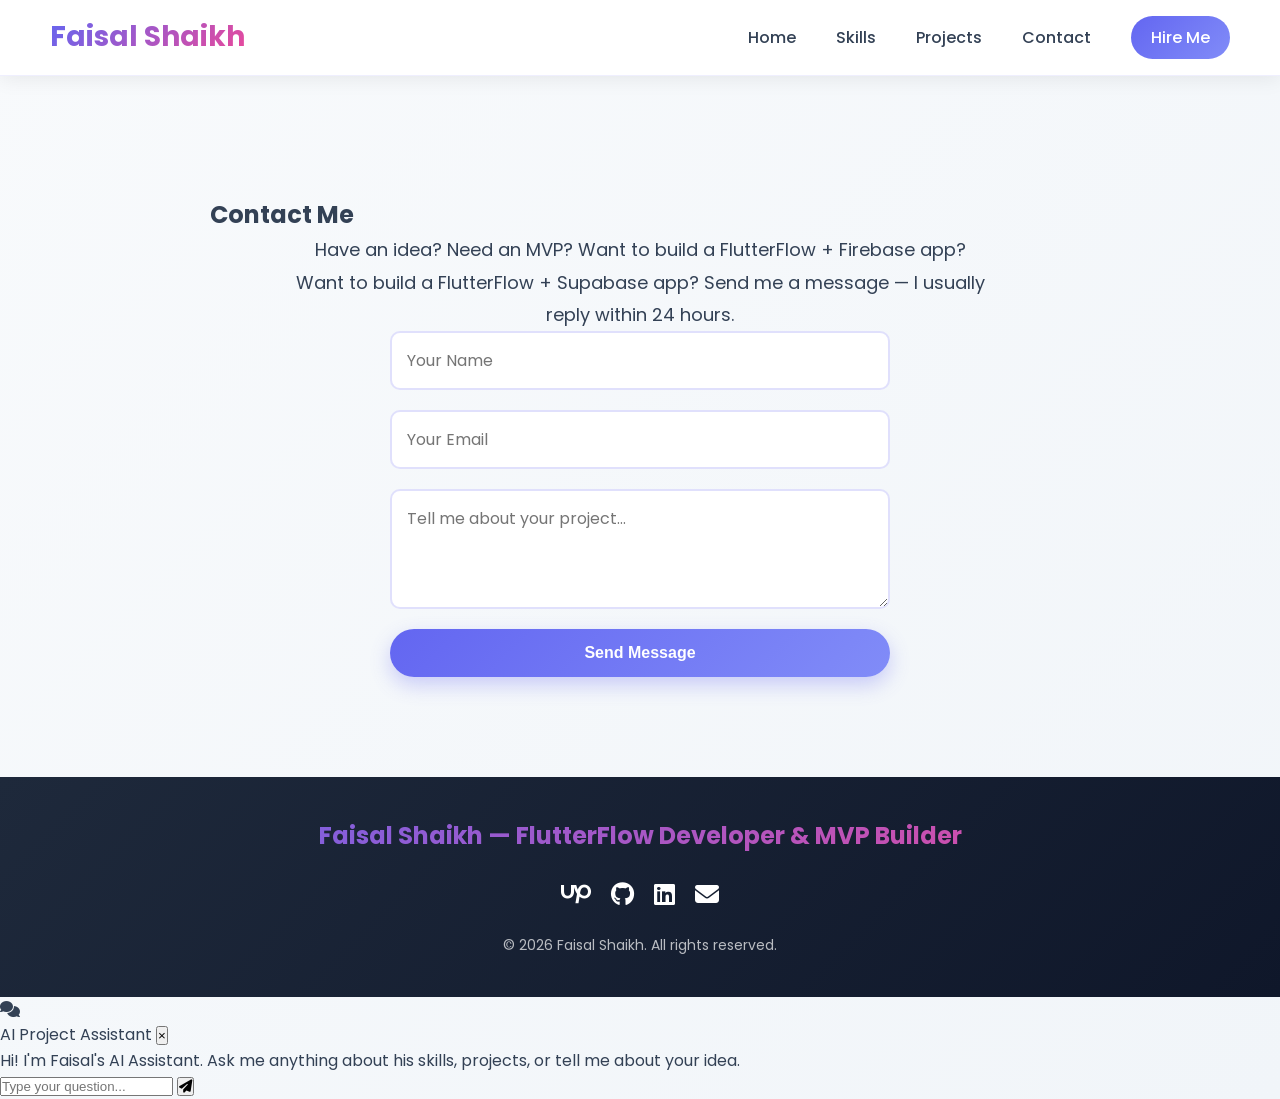
<file: contact.html>
<!DOCTYPE html>
<html lang="en">
<head>
    <meta charset="UTF-8" />
    <meta name="viewport" content="width=device-width, initial-scale=1.0" />
    <title>Contact — Faisal Shaikh | FlutterFlow Developer</title>

    <link rel="stylesheet" href="style.css" />
    <link href="https://fonts.googleapis.com/css2?family=Poppins:wght@300;400;500;600&display=swap" rel="stylesheet" />
    <link rel="stylesheet" href="https://cdnjs.cloudflare.com/ajax/libs/font-awesome/6.5.0/css/all.min.css" />
</head>

<body>

<header>
    <nav>
        <h2 class="logo">Faisal Shaikh</h2>
        <ul>
            <li><a href="index.html">Home</a></li>
            <li><a href="skills.html">Skills</a></li>
            <li><a href="projects.html">Projects</a></li>
            <li><a href="contact.html" class="active">Contact</a></li>
            <li><a href="https://www.upwork.com/freelancers/~016cb550a3bed0107c" class="hire-nav">Hire Me</a></li>
        </ul>
    </nav>
</header>

<section class="content fade-in" style="padding-top: 120px;">
    <h1>Contact Me</h1>
    <p class="center-text" style="max-width: 700px; margin: 0 auto;">
        Have an idea? Need an MVP? Want to build a FlutterFlow + Firebase app? Want to build a FlutterFlow + Supabase app?  
        Send me a message — I usually reply within 24 hours.
    </p>

    <form class="contact-form" id="contactForm">
        <input type="text" id="name" name="name" placeholder="Your Name" required />
        <input type="email" id="email" name="email" placeholder="Your Email" required />
        <textarea id="message" name="message" placeholder="Tell me about your project..." required></textarea>
        <button type="submit" class="btn">Send Message</button>
        <p id="formStatus" class="form-status"></p>
    </form>
</section>

<footer>
    <div class="footer-content">
        <h3>Faisal Shaikh — FlutterFlow Developer & MVP Builder</h3>

        <div class="footer-social">
            <a href="https://www.upwork.com/freelancers/~016cb550a3bed0107c"><i class="fa-brands fa-upwork"></i></a>
            <a href="https://github.com/imfaisalshaikh"><i class="fa-brands fa-github"></i></a>
            <a href="https://www.linkedin.com/in/imfaisalshaikh"><i class="fa-brands fa-linkedin"></i></a>
            <a href="mailto:faisalurrehmanshaikh@gmail.com"><i class="fa-solid fa-envelope"></i></a>
        </div>

        <p class="copyright">© 2026 Faisal Shaikh. All rights reserved.</p>
    </div>
</footer>

<!-- Chatbot widget -->
<div id="chatbot-toggle">
    <i class="fa-solid fa-comments"></i>
</div>

<div id="chatbot-widget" class="hidden">
    <div class="chatbot-header">
        <span>AI Project Assistant</span>
        <button id="chatbot-close">&times;</button>
    </div>

    <div class="chatbot-body" id="chatbot-messages">
        <div class="bot-msg">
            Hi! I'm Faisal's AI Assistant.  
            Ask me anything about his skills, projects, or tell me about your idea.
        </div>
    </div>

    <div class="chatbot-input">
        <input type="text" id="chatbot-input-field" placeholder="Type your question..." />
        <button id="chatbot-send"><i class="fa-solid fa-paper-plane"></i></button>
    </div>
</div>

<script src="script.js"></script>
</body>
</html>
</file>
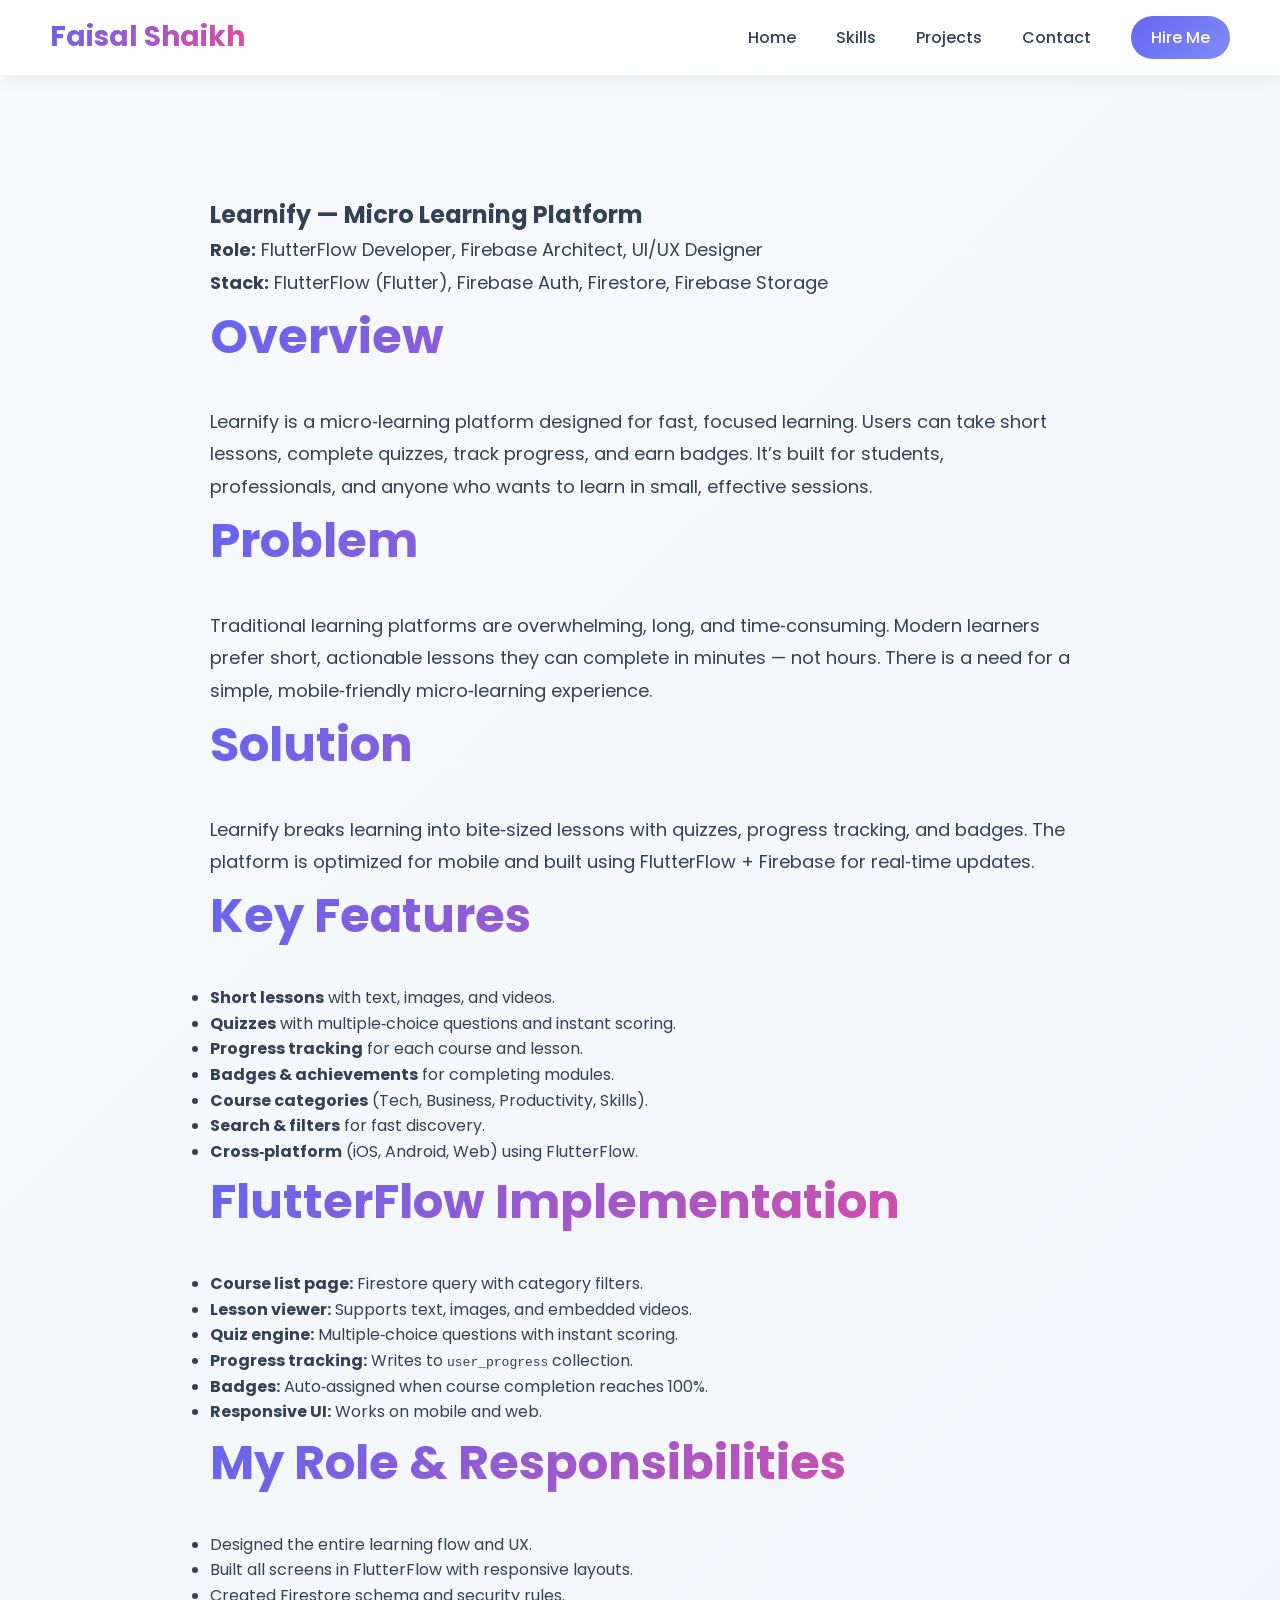
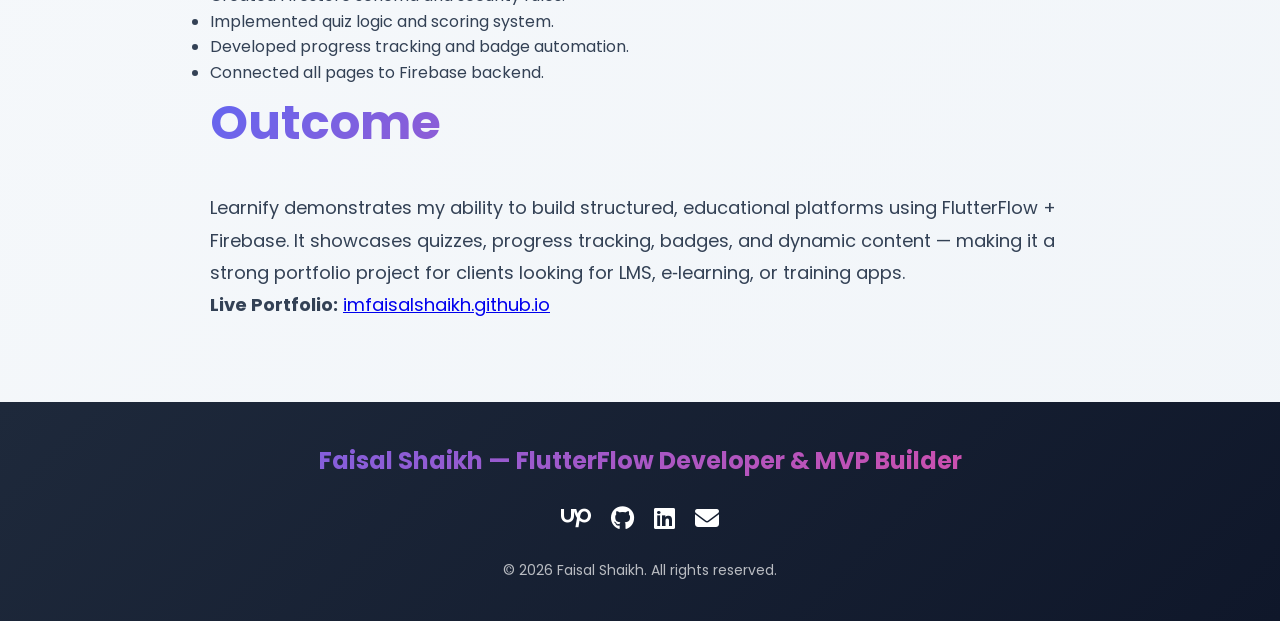
<file: learnify.html>
<!DOCTYPE html>
<html lang="en">
<head>
    <meta charset="UTF-8" />
    <meta name="viewport" content="width=device-width, initial-scale=1.0" />
    <title>Learnify Case Study — Faisal Shaikh | FlutterFlow Developer</title>

    <link rel="stylesheet" href="style.css" />
    <link href="https://fonts.googleapis.com/css2?family=Poppins:wght@300;400;500;600&display=swap" rel="stylesheet" />
    <link rel="stylesheet" href="https://cdnjs.cloudflare.com/ajax/libs/font-awesome/6.5.0/css/all.min.css" />
</head>

<body>

<header>
    <nav>
        <h2 class="logo">Faisal Shaikh</h2>
        <ul>
            <li><a href="index.html">Home</a></li>
            <li><a href="skills.html">Skills</a></li>
            <li><a href="projects.html">Projects</a></li>
            <li><a href="contact.html">Contact</a></li>
            <li><a href="https://www.upwork.com/freelancers/~016cb550a3bed0107c" class="hire-nav">Hire Me</a></li>
        </ul>
    </nav>
</header>

<section class="content fade-in" style="padding-top: 120px; max-width: 900px; margin: 0 auto;">
    <h1>Learnify — Micro Learning Platform</h1>
    <p>
        <strong>Role:</strong> FlutterFlow Developer, Firebase Architect, UI/UX Designer<br>
        <strong>Stack:</strong> FlutterFlow (Flutter), Firebase Auth, Firestore, Firebase Storage
    </p>

    <h2>Overview</h2>
    <p>
        Learnify is a micro‑learning platform designed for fast, focused learning.  
        Users can take short lessons, complete quizzes, track progress, and earn badges.  
        It’s built for students, professionals, and anyone who wants to learn in small, effective sessions.
    </p>

    <h2>Problem</h2>
    <p>
        Traditional learning platforms are overwhelming, long, and time‑consuming.  
        Modern learners prefer short, actionable lessons they can complete in minutes — not hours.  
        There is a need for a simple, mobile‑friendly micro‑learning experience.
    </p>

    <h2>Solution</h2>
    <p>
        Learnify breaks learning into bite‑sized lessons with quizzes, progress tracking, and badges.  
        The platform is optimized for mobile and built using FlutterFlow + Firebase for real‑time updates.
    </p>

    <h2>Key Features</h2>
    <ul>
        <li><strong>Short lessons</strong> with text, images, and videos.</li>
        <li><strong>Quizzes</strong> with multiple‑choice questions and instant scoring.</li>
        <li><strong>Progress tracking</strong> for each course and lesson.</li>
        <li><strong>Badges & achievements</strong> for completing modules.</li>
        <li><strong>Course categories</strong> (Tech, Business, Productivity, Skills).</li>
        <li><strong>Search & filters</strong> for fast discovery.</li>
        <li><strong>Cross‑platform</strong> (iOS, Android, Web) using FlutterFlow.</li>
    </ul>

    <h2>FlutterFlow Implementation</h2>
    <ul>
        <li><strong>Course list page:</strong> Firestore query with category filters.</li>
        <li><strong>Lesson viewer:</strong> Supports text, images, and embedded videos.</li>
        <li><strong>Quiz engine:</strong> Multiple‑choice questions with instant scoring.</li>
        <li><strong>Progress tracking:</strong> Writes to <code>user_progress</code> collection.</li>
        <li><strong>Badges:</strong> Auto‑assigned when course completion reaches 100%.</li>
        <li><strong>Responsive UI:</strong> Works on mobile and web.</li>
    </ul>

    <h2>My Role & Responsibilities</h2>
    <ul>
        <li>Designed the entire learning flow and UX.</li>
        <li>Built all screens in FlutterFlow with responsive layouts.</li>
        <li>Created Firestore schema and security rules.</li>
        <li>Implemented quiz logic and scoring system.</li>
        <li>Developed progress tracking and badge automation.</li>
        <li>Connected all pages to Firebase backend.</li>
    </ul>

    <h2>Outcome</h2>
    <p>
        Learnify demonstrates my ability to build structured, educational platforms using FlutterFlow + Firebase.  
        It showcases quizzes, progress tracking, badges, and dynamic content — making it a strong portfolio project 
        for clients looking for LMS, e‑learning, or training apps.
    </p>

    <p><strong>Live Portfolio:</strong> <a href="https://imfaisalshaikh.github.io">imfaisalshaikh.github.io</a></p>
</section>

<footer>
    <div class="footer-content">
        <h3>Faisal Shaikh — FlutterFlow Developer & MVP Builder</h3>

        <div class="footer-social">
            <a href="https://www.upwork.com/freelancers/~016cb550a3bed0107c"><i class="fa-brands fa-upwork"></i></a>
            <a href="https://github.com/imfaisalshaikh"><i class="fa-brands fa-github"></i></a>
            <a href="https://www.linkedin.com/in/imfaisalshaikh"><i class="fa-brands fa-linkedin"></i></a>
            <a href="mailto:faisalurrehmanshaikh@gmail.com"><i class="fa-solid fa-envelope"></i></a>
        </div>

        <p class="copyright">© 2026 Faisal Shaikh. All rights reserved.</p>
    </div>
</footer>
<script src="script.js"></script>
</body>
</html>
</file>
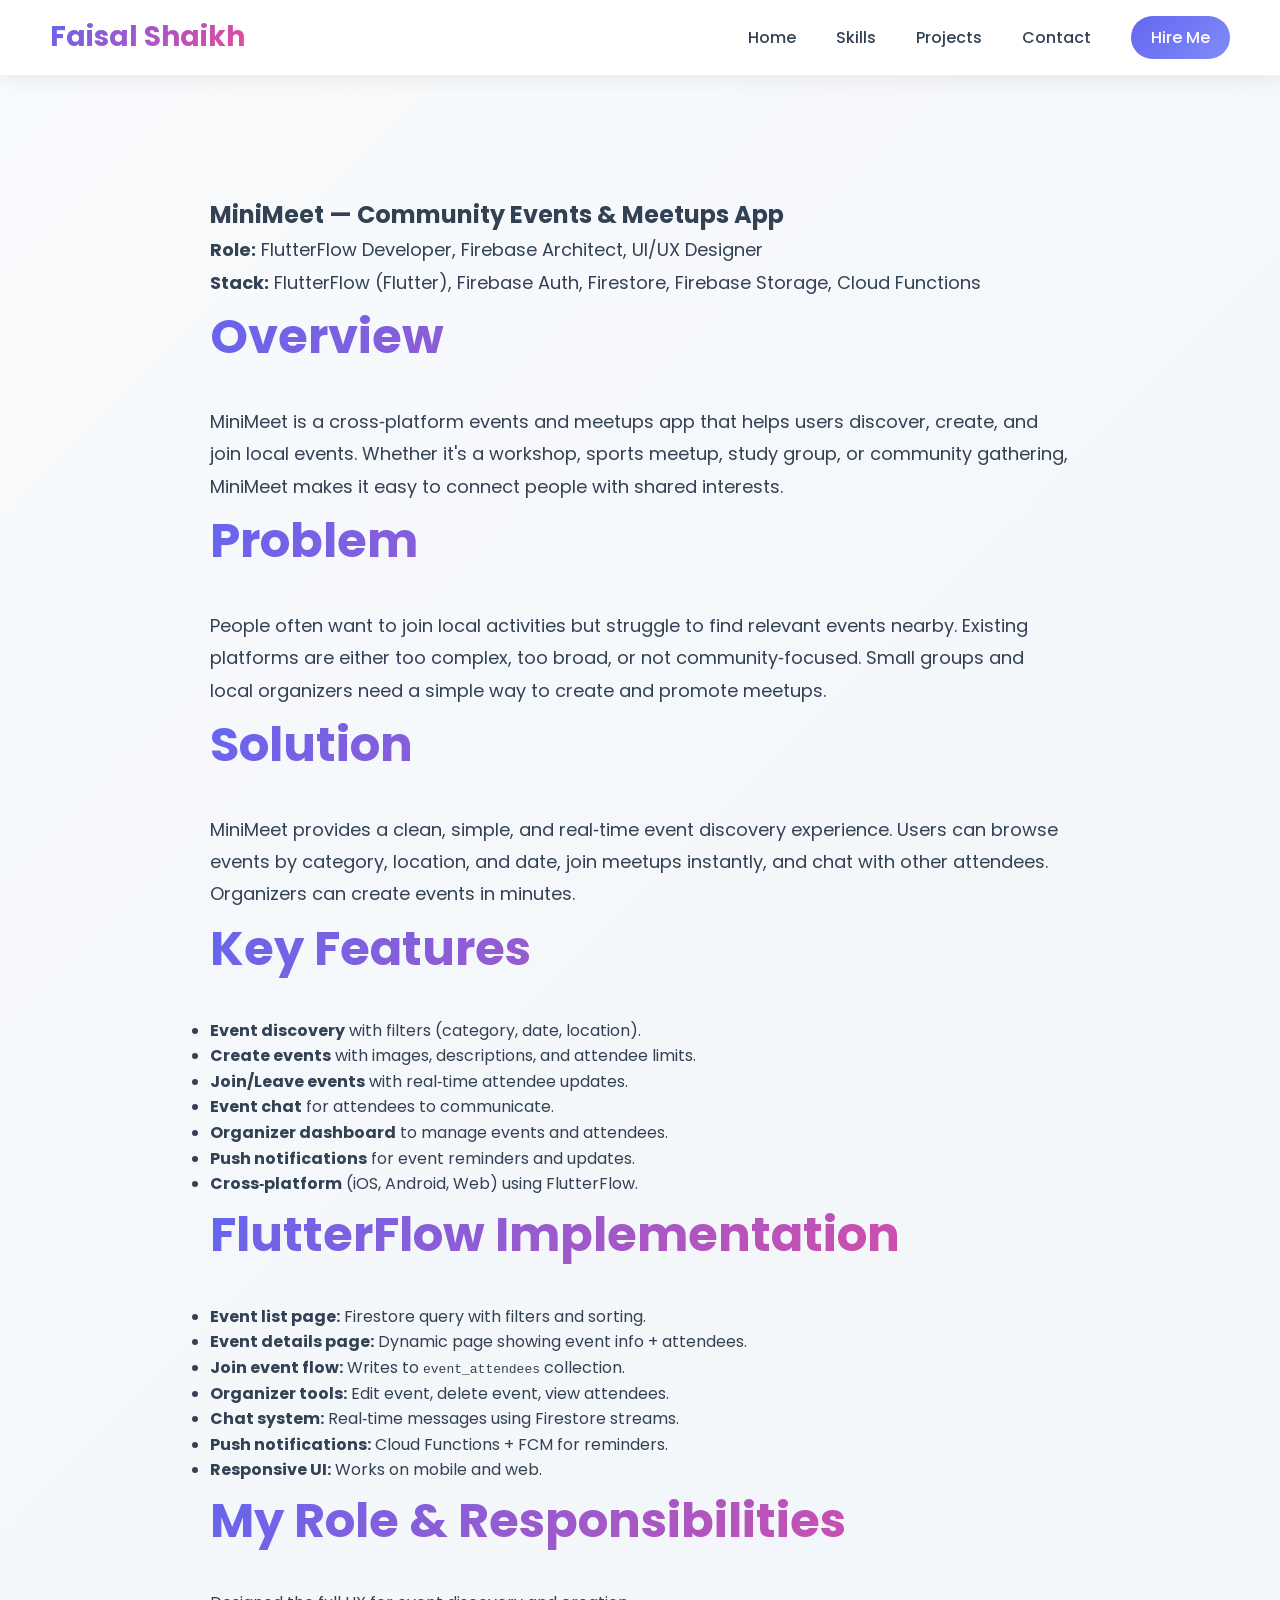
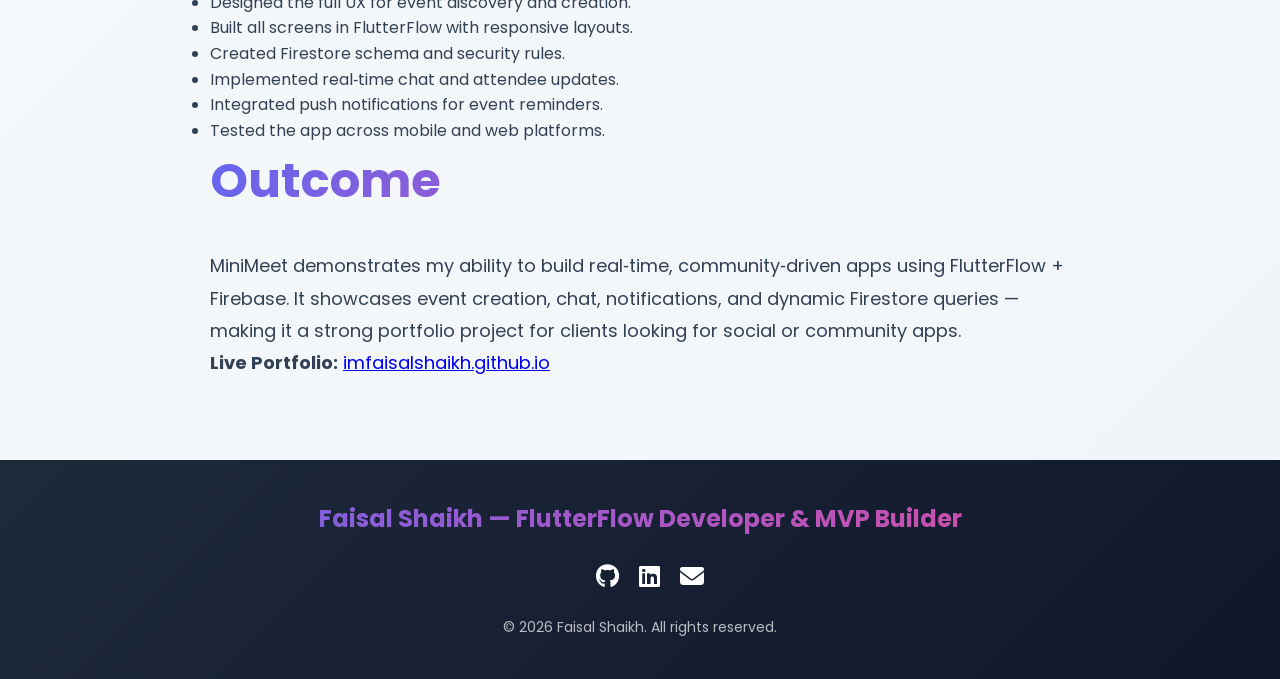
<file: minimeet.html>
<!DOCTYPE html>
<html lang="en">
<head>
    <meta charset="UTF-8" />
    <meta name="viewport" content="width=device-width, initial-scale=1.0" />
    <title>MiniMeet Case Study — Faisal Shaikh | FlutterFlow Developer</title>

    <link rel="stylesheet" href="style.css" />
    <link href="https://fonts.googleapis.com/css2?family=Poppins:wght@300;400;500;600&display=swap" rel="stylesheet" />
    <link rel="stylesheet" href="https://cdnjs.cloudflare.com/ajax/libs/font-awesome/6.5.0/css/all.min.css" />
</head>

<body>

<header>
    <nav>
        <h2 class="logo">Faisal Shaikh</h2>
        <ul>
            <li><a href="index.html">Home</a></li>
            <li><a href="skills.html">Skills</a></li>
            <li><a href="projects.html">Projects</a></li>
            <li><a href="contact.html">Contact</a></li>
            <li><a href="https://www.upwork.com/freelancers/~016cb550a3bed0107c" class="hire-nav">Hire Me</a></li>
        </ul>
    </nav>
</header>

<section class="content fade-in" style="padding-top: 120px; max-width: 900px; margin: 0 auto;">
    <h1>MiniMeet — Community Events & Meetups App</h1>
    <p>
        <strong>Role:</strong> FlutterFlow Developer, Firebase Architect, UI/UX Designer<br>
        <strong>Stack:</strong> FlutterFlow (Flutter), Firebase Auth, Firestore, Firebase Storage, Cloud Functions
    </p>

    <h2>Overview</h2>
    <p>
        MiniMeet is a cross‑platform events and meetups app that helps users discover, create, and join 
        local events. Whether it's a workshop, sports meetup, study group, or community gathering, 
        MiniMeet makes it easy to connect people with shared interests.
    </p>

    <h2>Problem</h2>
    <p>
        People often want to join local activities but struggle to find relevant events nearby. 
        Existing platforms are either too complex, too broad, or not community‑focused. 
        Small groups and local organizers need a simple way to create and promote meetups.
    </p>

    <h2>Solution</h2>
    <p>
        MiniMeet provides a clean, simple, and real‑time event discovery experience. 
        Users can browse events by category, location, and date, join meetups instantly, 
        and chat with other attendees. Organizers can create events in minutes.
    </p>

    <h2>Key Features</h2>
    <ul>
        <li><strong>Event discovery</strong> with filters (category, date, location).</li>
        <li><strong>Create events</strong> with images, descriptions, and attendee limits.</li>
        <li><strong>Join/Leave events</strong> with real‑time attendee updates.</li>
        <li><strong>Event chat</strong> for attendees to communicate.</li>
        <li><strong>Organizer dashboard</strong> to manage events and attendees.</li>
        <li><strong>Push notifications</strong> for event reminders and updates.</li>
        <li><strong>Cross‑platform</strong> (iOS, Android, Web) using FlutterFlow.</li>
    </ul>

    <h2>FlutterFlow Implementation</h2>
    <ul>
        <li><strong>Event list page:</strong> Firestore query with filters and sorting.</li>
        <li><strong>Event details page:</strong> Dynamic page showing event info + attendees.</li>
        <li><strong>Join event flow:</strong> Writes to <code>event_attendees</code> collection.</li>
        <li><strong>Organizer tools:</strong> Edit event, delete event, view attendees.</li>
        <li><strong>Chat system:</strong> Real‑time messages using Firestore streams.</li>
        <li><strong>Push notifications:</strong> Cloud Functions + FCM for reminders.</li>
        <li><strong>Responsive UI:</strong> Works on mobile and web.</li>
    </ul>

    <h2>My Role & Responsibilities</h2>
    <ul>
        <li>Designed the full UX for event discovery and creation.</li>
        <li>Built all screens in FlutterFlow with responsive layouts.</li>
        <li>Created Firestore schema and security rules.</li>
        <li>Implemented real‑time chat and attendee updates.</li>
        <li>Integrated push notifications for event reminders.</li>
        <li>Tested the app across mobile and web platforms.</li>
    </ul>

    <h2>Outcome</h2>
    <p>
        MiniMeet demonstrates my ability to build real‑time, community‑driven apps using FlutterFlow + Firebase. 
        It showcases event creation, chat, notifications, and dynamic Firestore queries — making it a strong 
        portfolio project for clients looking for social or community apps.
    </p>

    <p><strong>Live Portfolio:</strong> <a href="https://imfaisalshaikh.github.io">imfaisalshaikh.github.io</a></p>
</section>

<footer>
    <div class="footer-content">
        <h3>Faisal Shaikh — FlutterFlow Developer & MVP Builder</h3>

        <div class="footer-social">
            <a href="https://www.upwork.com/freelancers/~016cb550a3bed0107c><i class="fa-brands fa-upwork"></i></a>
            <a href="https://github.com/imfaisalshaikh"><i class="fa-brands fa-github"></i></a>
            <a href="https://www.linkedin.com/in/imfaisalshaikh"><i class="fa-brands fa-linkedin"></i></a>
            <a href="mailto:faisalurrehmanshaikh@gmail.com"><i class="fa-solid fa-envelope"></i></a>
        </div>

        <p class="copyright">© 2026 Faisal Shaikh. All rights reserved.</p>
    </div>
</footer>

<script src="script.js"></script>
</body>
</html>
</file>
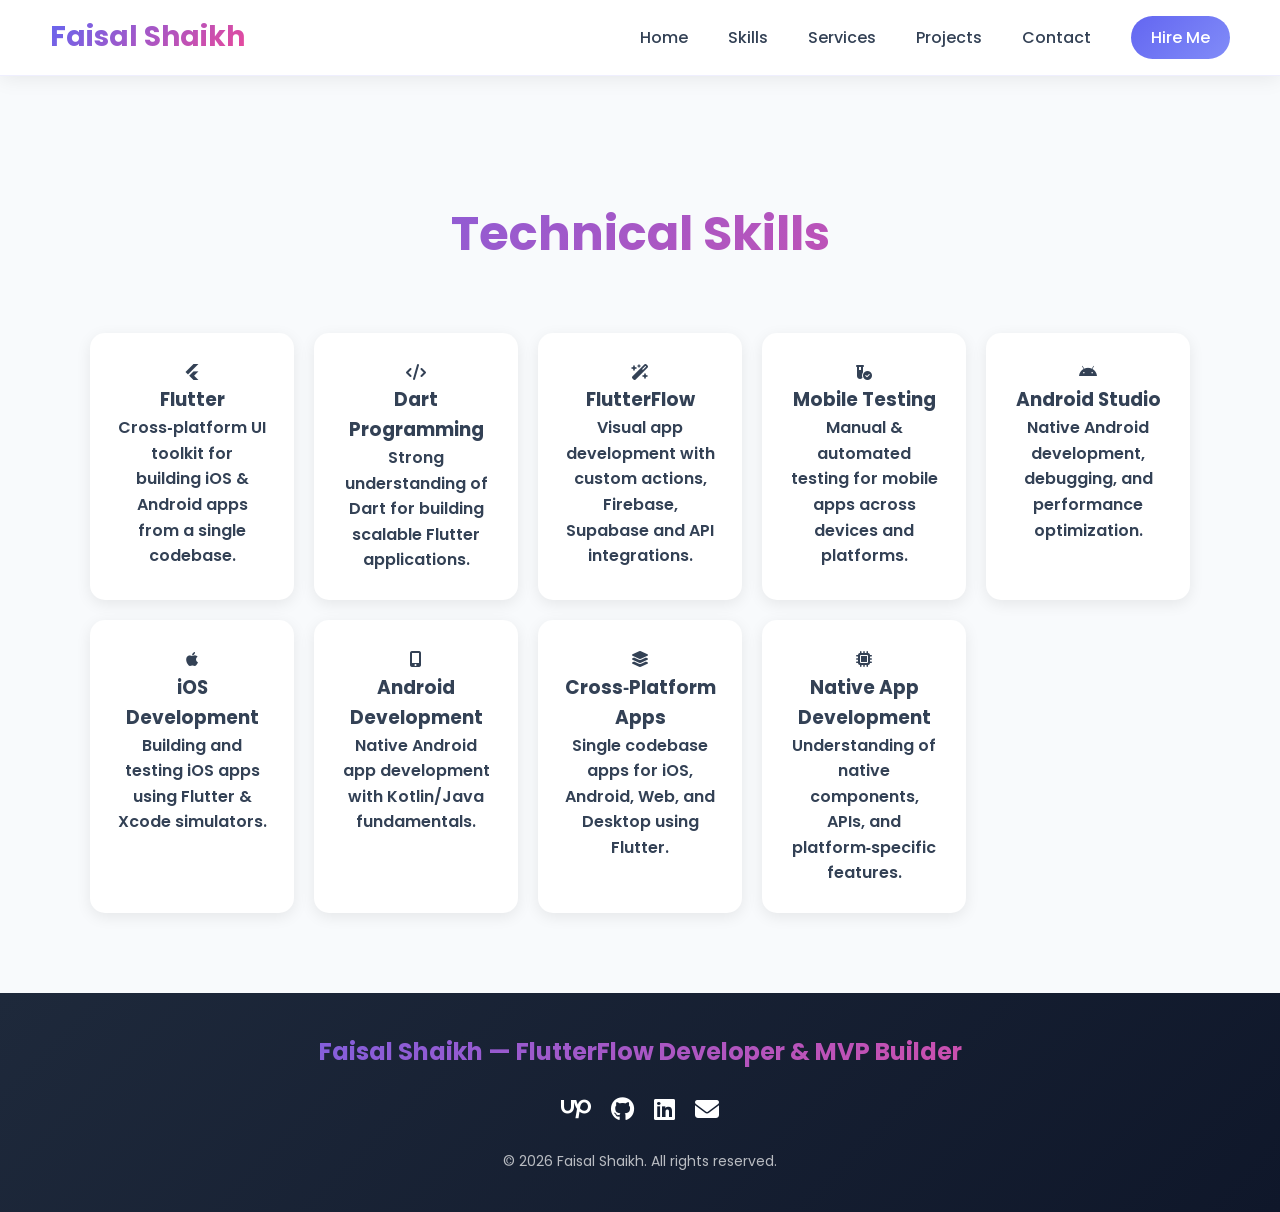
<file: skills.html>
<!DOCTYPE html>
<html lang="en">
<head>
    <meta charset="UTF-8">
    <meta name="viewport" content="width=device-width, initial-scale=1.0">
    <title>Skills — Faisal Shaikh</title>

    <link rel="stylesheet" href="style.css">
    <link href="https://fonts.googleapis.com/css2?family=Poppins:wght@300;400;500;600&display=swap" rel="stylesheet">
    <link rel="stylesheet" href="https://cdnjs.cloudflare.com/ajax/libs/font-awesome/6.5.0/css/all.min.css">
</head>

<body>

<header>
    <nav>
        <h2 class="logo">Faisal Shaikh</h2>
        <ul>
            <li><a href="index.html">Home</a></li>
            <li><a href="skills.html" class="active">Skills</a></li>
            <li><a href="index.html#services">Services</a></li>
            <li><a href="index.html#projects">Projects</a></li>
            <li><a href="index.html#contact">Contact</a></li>
            <li><a href="https://www.upwork.com/freelancers/~016cb550a3bed0107c" class="hire-nav">Hire Me</a></li>
        </ul>
    </nav>
</header>

<section class="skills fade-in" style="padding-top: 120px;">
    <h2>Technical Skills</h2>

    <div class="skills-grid">

        <div class="skill-card">
            <i class="fa-brands fa-flutter"></i>
            <h3>Flutter</h3>
            <p>Cross‑platform UI toolkit for building iOS & Android apps from a single codebase.</p>
        </div>

        <div class="skill-card">
            <i class="fa-solid fa-code"></i>
            <h3>Dart Programming</h3>
            <p>Strong understanding of Dart for building scalable Flutter applications.</p>
        </div>

        <div class="skill-card">
            <i class="fa-solid fa-wand-magic-sparkles"></i>
            <h3>FlutterFlow</h3>
            <p>Visual app development with custom actions, Firebase, Supabase and API integrations.</p>
        </div>

        <div class="skill-card">
            <i class="fa-solid fa-vial-circle-check"></i>
            <h3>Mobile Testing</h3>
            <p>Manual & automated testing for mobile apps across devices and platforms.</p>
        </div>

        <div class="skill-card">
            <i class="fa-brands fa-android"></i>
            <h3>Android Studio</h3>
            <p>Native Android development, debugging, and performance optimization.</p>
        </div>

        <div class="skill-card">
            <i class="fa-brands fa-apple"></i>
            <h3>iOS Development</h3>
            <p>Building and testing iOS apps using Flutter & Xcode simulators.</p>
        </div>

        <div class="skill-card">
            <i class="fa-solid fa-mobile-screen-button"></i>
            <h3>Android Development</h3>
            <p>Native Android app development with Kotlin/Java fundamentals.</p>
        </div>

        <div class="skill-card">
            <i class="fa-solid fa-layer-group"></i>
            <h3>Cross‑Platform Apps</h3>
            <p>Single codebase apps for iOS, Android, Web, and Desktop using Flutter.</p>
        </div>

        <div class="skill-card">
            <i class="fa-solid fa-microchip"></i>
            <h3>Native App Development</h3>
            <p>Understanding of native components, APIs, and platform‑specific features.</p>
        </div>

    </div>
</section>

<footer>
    <div class="footer-content">
        <h3>Faisal Shaikh — FlutterFlow Developer & MVP Builder</h3>

        <div class="footer-social">
            <a href="https://www.upwork.com/freelancers/yourprofile"><i class="fa-brands fa-upwork"></i></a>
            <a href="https://github.com/yourgithub"><i class="fa-brands fa-github"></i></a>
            <a href="https://www.linkedin.com/in/yourprofile"><i class="fa-brands fa-linkedin"></i></a>
            <a href="mailto:your@email.com"><i class="fa-solid fa-envelope"></i></a>
        </div>

        <p class="copyright">© 2026 Faisal Shaikh. All rights reserved.</p>
    </div>
</footer>

</body>
</html>
</file>
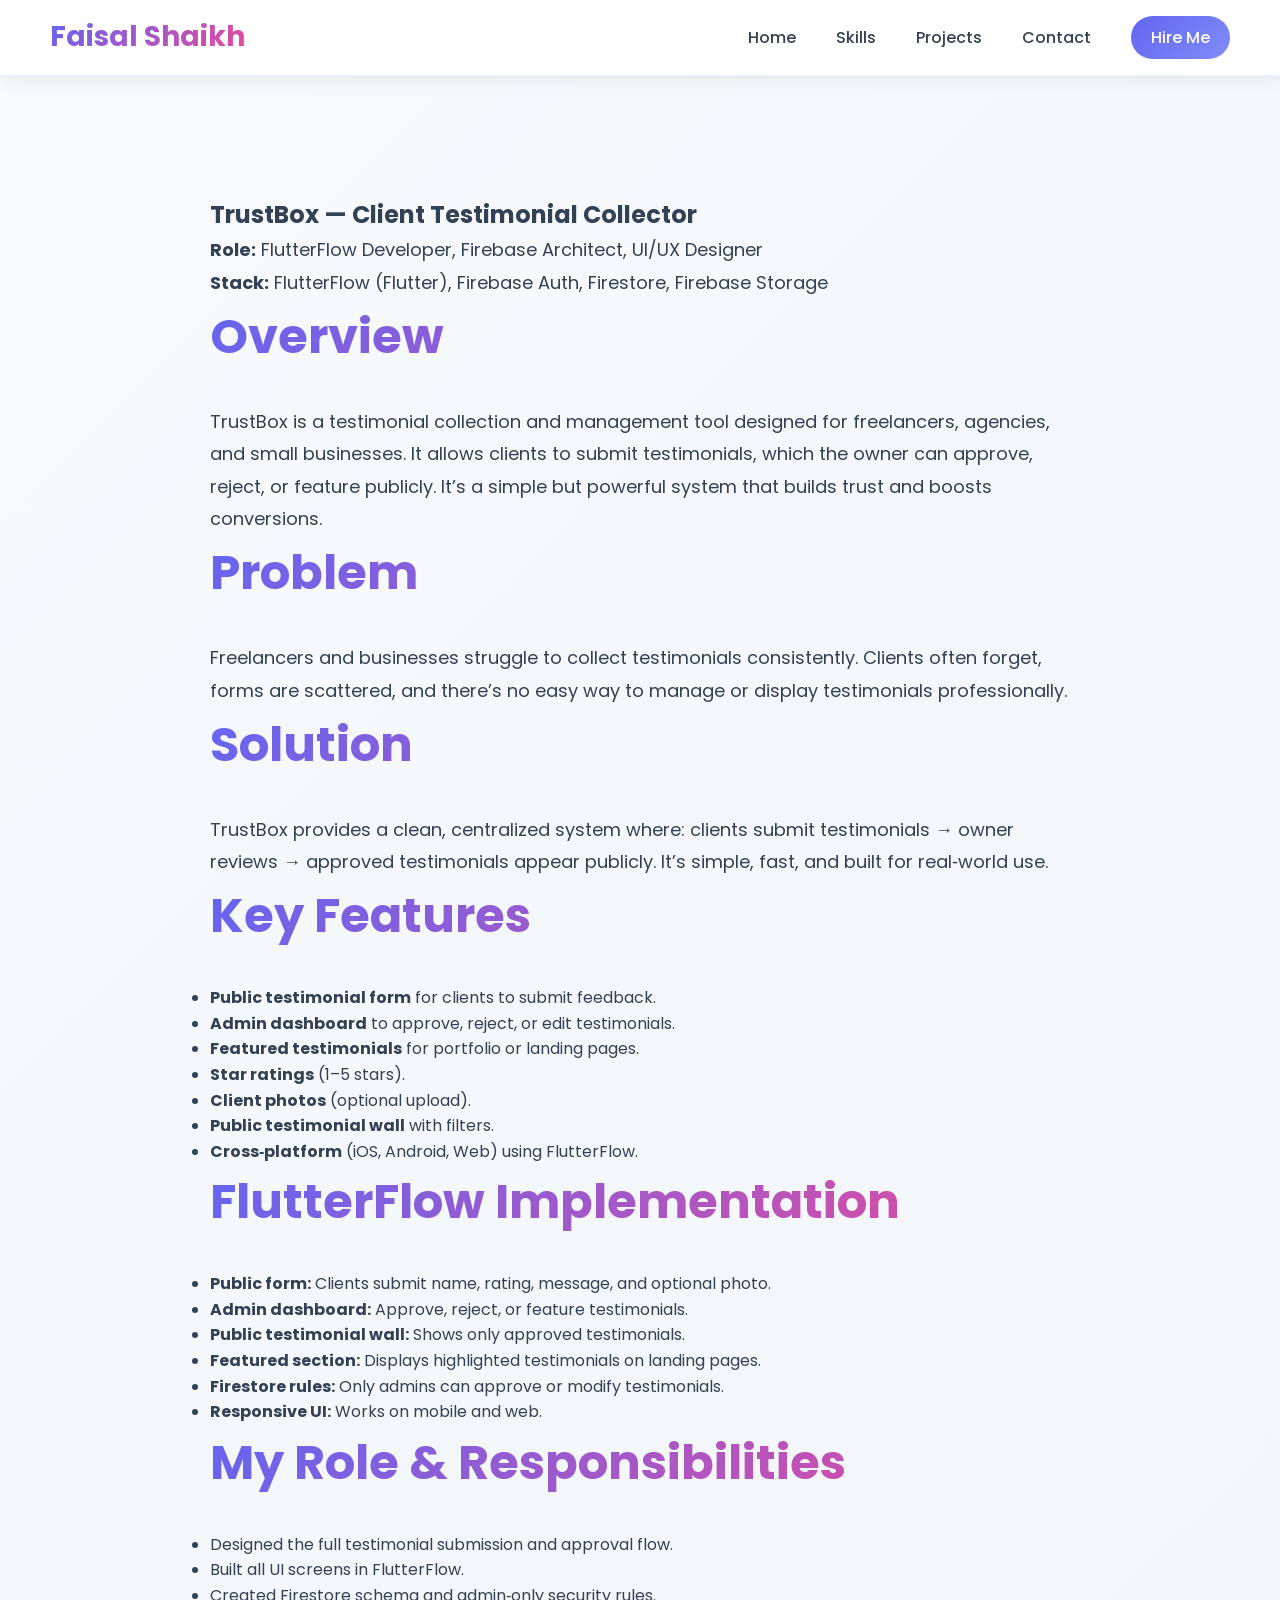
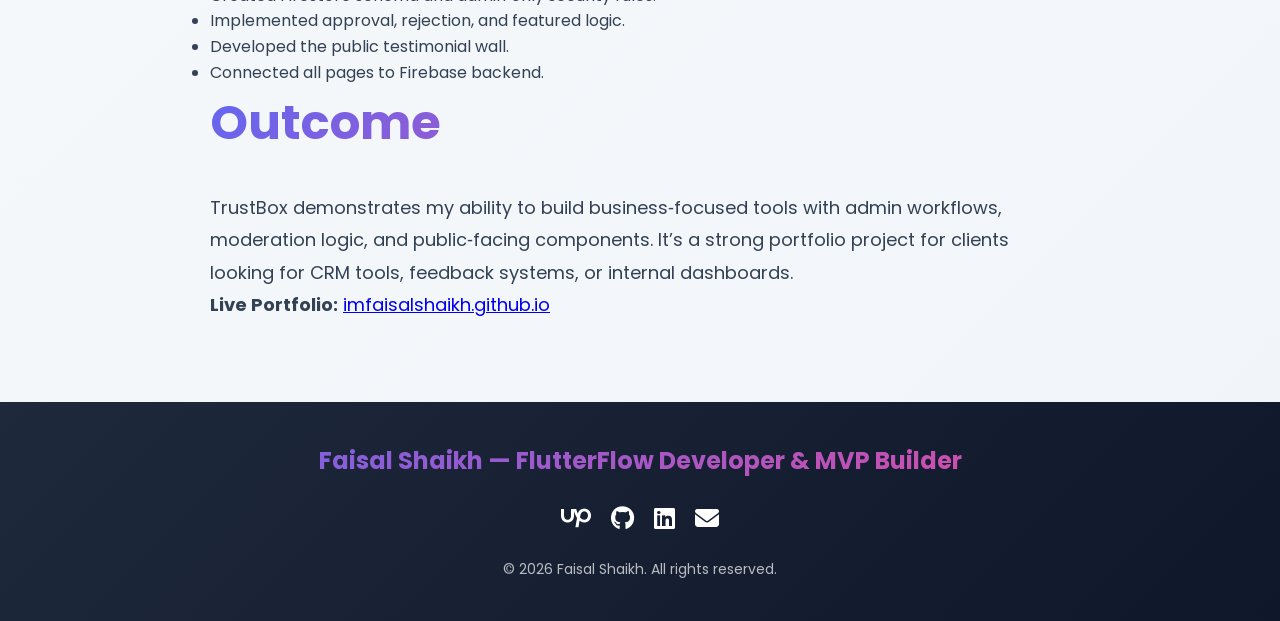
<file: trustbox.html>
<!DOCTYPE html>
<html lang="en">
<head>
    <meta charset="UTF-8" />
    <meta name="viewport" content="width=device-width, initial-scale=1.0" />
    <title>TrustBox Case Study — Faisal Shaikh | FlutterFlow Developer</title>

    <link rel="stylesheet" href="style.css" />
    <link href="https://fonts.googleapis.com/css2?family=Poppins:wght@300;400;500;600&display=swap" rel="stylesheet" />
    <link rel="stylesheet" href="https://cdnjs.cloudflare.com/ajax/libs/font-awesome/6.5.0/css/all.min.css" />
</head>

<body>

<header>
    <nav>
        <h2 class="logo">Faisal Shaikh</h2>
        <ul>
            <li><a href="index.html">Home</a></li>
            <li><a href="skills.html">Skills</a></li>
            <li><a href="projects.html">Projects</a></li>
            <li><a href="contact.html">Contact</a></li>
            <li><a href="https://www.upwork.com/freelancers/~016cb550a3bed0107c" class="hire-nav">Hire Me</a></li>
        </ul>
    </nav>
</header>

<section class="content fade-in" style="padding-top: 120px; max-width: 900px; margin: 0 auto;">
    <h1>TrustBox — Client Testimonial Collector</h1>
    <p>
        <strong>Role:</strong> FlutterFlow Developer, Firebase Architect, UI/UX Designer<br>
        <strong>Stack:</strong> FlutterFlow (Flutter), Firebase Auth, Firestore, Firebase Storage
    </p>

    <h2>Overview</h2>
    <p>
        TrustBox is a testimonial collection and management tool designed for freelancers, agencies, and small businesses.  
        It allows clients to submit testimonials, which the owner can approve, reject, or feature publicly.  
        It’s a simple but powerful system that builds trust and boosts conversions.
    </p>

    <h2>Problem</h2>
    <p>
        Freelancers and businesses struggle to collect testimonials consistently.  
        Clients often forget, forms are scattered, and there’s no easy way to manage or display testimonials professionally.
    </p>

    <h2>Solution</h2>
    <p>
        TrustBox provides a clean, centralized system where:
        clients submit testimonials → owner reviews → approved testimonials appear publicly.  
        It’s simple, fast, and built for real‑world use.
    </p>

    <h2>Key Features</h2>
    <ul>
        <li><strong>Public testimonial form</strong> for clients to submit feedback.</li>
        <li><strong>Admin dashboard</strong> to approve, reject, or edit testimonials.</li>
        <li><strong>Featured testimonials</strong> for portfolio or landing pages.</li>
        <li><strong>Star ratings</strong> (1–5 stars).</li>
        <li><strong>Client photos</strong> (optional upload).</li>
        <li><strong>Public testimonial wall</strong> with filters.</li>
        <li><strong>Cross‑platform</strong> (iOS, Android, Web) using FlutterFlow.</li>
    </ul>

    <h2>FlutterFlow Implementation</h2>
    <ul>
        <li><strong>Public form:</strong> Clients submit name, rating, message, and optional photo.</li>
        <li><strong>Admin dashboard:</strong> Approve, reject, or feature testimonials.</li>
        <li><strong>Public testimonial wall:</strong> Shows only approved testimonials.</li>
        <li><strong>Featured section:</strong> Displays highlighted testimonials on landing pages.</li>
        <li><strong>Firestore rules:</strong> Only admins can approve or modify testimonials.</li>
        <li><strong>Responsive UI:</strong> Works on mobile and web.</li>
    </ul>

    <h2>My Role & Responsibilities</h2>
    <ul>
        <li>Designed the full testimonial submission and approval flow.</li>
        <li>Built all UI screens in FlutterFlow.</li>
        <li>Created Firestore schema and admin‑only security rules.</li>
        <li>Implemented approval, rejection, and featured logic.</li>
        <li>Developed the public testimonial wall.</li>
        <li>Connected all pages to Firebase backend.</li>
    </ul>

    <h2>Outcome</h2>
    <p>
        TrustBox demonstrates my ability to build business‑focused tools with admin workflows, moderation logic, 
        and public‑facing components.  
        It’s a strong portfolio project for clients looking for CRM tools, feedback systems, or internal dashboards.
    </p>

    <p><strong>Live Portfolio:</strong> <a href="https://imfaisalshaikh.github.io">imfaisalshaikh.github.io</a></p>
</section>

<footer>
    <div class="footer-content">
        <h3>Faisal Shaikh — FlutterFlow Developer & MVP Builder</h3>

        <div class="footer-social">
            <a href="https://www.upwork.com/freelancers/~016cb550a3bed0107c"><i class="fa-brands fa-upwork"></i></a>
            <a href="https://github.com/imfaisalshaikh"><i class="fa-brands fa-github"></i></a>
            <a href="https://www.linkedin.com/in/imfaisalshaikh"><i class="fa-brands fa-linkedin"></i></a>
            <a href="mailto:faisalurrehmanshaikh@gmail.com"><i class="fa-solid fa-envelope"></i></a>
        </div>

        <p class="copyright">© 2026 Faisal Shaikh. All rights reserved.</p>
    </div>
</footer>

<script src="script.js"></script>
</body>
</html>
</file>
<file: style.css>
#about p{
    margin-bottom:20px;
    line-height:1.8;
}
.section-title {
    text-align: center;
    margin-bottom: 20px;
    font-size: 2.5rem;
    font-weight: 600;
}

.center-text {
    text-align: center;
    max-width: 700px;
    margin: 0 auto;
    line-height: 1.8;
}

:root {
    --primary: #6366f1;
    --primary-dark: #4f46e5;
    --primary-light: #818cf8;
    --secondary: #ec4899;
    --accent: #f59e0b;
    --gray: #f8fafc;
    --gray-dark: #1e293b;
    --text: #334155;
}

* {
    margin: 0;
    padding: 0;
    box-sizing: border-box;
}

body {
    font-family: 'Poppins', sans-serif;
    background: linear-gradient(135deg, #f8fafc 0%, #f1f5f9 100%);
    color: var(--text);
    line-height: 1.6;
    overflow-x: hidden;
}

header {
    background: rgba(255, 255, 255, 0.95);
    backdrop-filter: blur(10px);
    padding: 15px 50px;
    position: sticky;
    top: 0;
    z-index: 1000;
    box-shadow: 0 2px 20px rgba(0, 0, 0, 0.08);
    border-bottom: 1px solid rgba(99, 102, 241, 0.1);
}

nav {
    display: flex;
    justify-content: space-between;
    align-items: center;
}

.logo {
    font-size: 28px;
    font-weight: 700;
    background: linear-gradient(135deg, var(--primary) 0%, var(--secondary) 100%);
    -webkit-background-clip: text;
    -webkit-text-fill-color: transparent;
    background-clip: text;
}

nav ul {
    display: flex;
    list-style: none;
    gap: 40px;
    align-items: center;
}

nav a {
    text-decoration: none;
    color: var(--text);
    font-weight: 500;
    position: relative;
    transition: 0.3s;
}

nav a:after {
    content: '';
    position: absolute;
    bottom: -5px;
    left: 0;
    width: 0;
    height: 2px;
    background: linear-gradient(135deg, var(--primary), var(--secondary));
    transition: 0.3s;
}

nav a:hover:after {
    width: 100%;
}

nav a.hire-nav {
    background: linear-gradient(135deg, var(--primary) 0%, var(--primary-light) 100%);
    color: white;
    padding: 10px 20px;
    border-radius: 25px;
    transition: 0.3s;
}

nav a.hire-nav:hover {
    transform: scale(1.05);
    box-shadow: 0 8px 20px rgba(99, 102, 241, 0.3);
}

.hero {
    min-height: 90vh;
    display: flex;
    flex-direction: column;
    justify-content: center;
    align-items: center;
    text-align: center;
    padding: 80px 20px;
    background: linear-gradient(135deg, rgba(99, 102, 241, 0.1) 0%, rgba(236, 72, 153, 0.05) 100%);
    position: relative;
    overflow: hidden;
}

.hero::before {
    content: '';
    position: absolute;
    top: -50%;
    right: -10%;
    width: 500px;
    height: 500px;
    background: radial-gradient(circle, rgba(99, 102, 241, 0.15) 0%, transparent 70%);
    border-radius: 50%;
    animation: float 8s ease-in-out infinite;
}

.hero::after {
    content: '';
    position: absolute;
    bottom: -20%;
    left: -5%;
    width: 400px;
    height: 400px;
    background: radial-gradient(circle, rgba(236, 72, 153, 0.1) 0%, transparent 70%);
    border-radius: 50%;
    animation: float-reverse 10s ease-in-out infinite;
}

@keyframes float {
    0%, 100% { transform: translateY(0px); }
    50% { transform: translateY(-30px); }
}

@keyframes float-reverse {
    0%, 100% { transform: translateY(0px); }
    50% { transform: translateY(30px); }
}

.hero h1 {
    font-size: 72px;
    font-weight: 800;
    margin-bottom: 20px;
    background: linear-gradient(135deg, var(--gray-dark) 0%, var(--primary) 50%, var(--secondary) 100%);
    -webkit-background-clip: text;
    -webkit-text-fill-color: transparent;
    background-clip: text;
    animation: slideDown 0.8s ease-out;
    position: relative;
    z-index: 1;
}

.hero p {
    font-size: 22px;
    color: var(--text);
    margin-bottom: 40px;
    animation: slideUp 0.8s ease-out 0.2s both;
    position: relative;
    z-index: 1;
}

@keyframes slideDown {
    from {
        opacity: 0;
        transform: translateY(-30px);
    }
    to {
        opacity: 1;
        transform: translateY(0);
    }
}

@keyframes slideUp {
    from {
        opacity: 0;
        transform: translateY(30px);
    }
    to {
        opacity: 1;
        transform: translateY(0);
    }
}

.hero-buttons {
    display: flex;
    gap: 20px;
    justify-content: center;
    animation: slideUp 0.8s ease-out 0.4s both;
    position: relative;
    z-index: 1;
}

.btn {
    padding: 15px 35px;
    border-radius: 30px;
    text-decoration: none;
    font-weight: 600;
    transition: 0.3s;
    cursor: pointer;
    border: none;
    font-size: 16px;
}

.btn {
    background: linear-gradient(135deg, var(--primary) 0%, var(--primary-light) 100%);
    color: white;
    box-shadow: 0 8px 20px rgba(99, 102, 241, 0.3);
}

.btn:hover {
    transform: translateY(-3px);
    box-shadow: 0 12px 30px rgba(99, 102, 241, 0.4);
}

.btn.hire {
    background: linear-gradient(135deg, var(--secondary) 0%, #f43e8a 100%);
    box-shadow: 0 8px 20px rgba(236, 72, 153, 0.3);
}

.btn.hire:hover {
    box-shadow: 0 12px 30px rgba(236, 72, 153, 0.4);
}

.content {
    padding: 80px 20px;
    max-width: 900px;
    margin: 0 auto;
    animation: fadeInUp 0.8s ease-out;
}

.content h2 {
    font-size: 48px;
    margin-bottom: 30px;
    background: linear-gradient(135deg, var(--primary) 0%, var(--secondary) 100%);
    -webkit-background-clip: text;
    -webkit-text-fill-color: transparent;
    background-clip: text;
}

.content p {
    font-size: 18px;
    line-height: 1.8;
    color: var(--text);
}

.skills {
    padding: 80px 20px;
    background: linear-gradient(135deg, #f8fafc 0%, var(--gray) 100%);
}

.skills h2 {
    text-align: center;
    font-size: 48px;
    margin-bottom: 60px;
    background: linear-gradient(135deg, var(--primary) 0%, var(--secondary) 100%);
    -webkit-background-clip: text;
    -webkit-text-fill-color: transparent;
    background-clip: text;
}

.skills-grid {
    display: grid;
    grid-template-columns: repeat(auto-fit, minmax(200px, 1fr));
    gap: 20px;
    max-width: 1100px;
    margin: 0 auto;
}

.skill-card {
    background: white;
    padding: 25px;
    border-radius: 15px;
    text-align: center;
    box-shadow: 0 4px 15px rgba(0, 0, 0, 0.08);
    transition: 0.3s;
    border: 2px solid transparent;
    font-weight: 600;
    color: var(--text);
    cursor: pointer;
}

.skill-card:hover {
    transform: translateY(-8px);
    box-shadow: 0 12px 30px rgba(99, 102, 241, 0.2);
    border-color: var(--primary);
    background: linear-gradient(135deg, rgba(99, 102, 241, 0.05) 0%, rgba(236, 72, 153, 0.05) 100%);
}

.services {
    padding: 80px 20px;
    background: linear-gradient(135deg, #f1f5f9 0%, #e0e7ff 100%);
}

.services h2 {
    text-align: center;
    font-size: 48px;
    margin-bottom: 60px;
    background: linear-gradient(135deg, var(--primary) 0%, var(--secondary) 100%);
    -webkit-background-clip: text;
    -webkit-text-fill-color: transparent;
    background-clip: text;
}

.services-grid {
    display: grid;
    grid-template-columns: repeat(auto-fit, minmax(280px, 1fr));
    gap: 30px;
    max-width: 1200px;
    margin: 0 auto;
}

.service-card {
    background: white;
    backdrop-filter: blur(12px);
    border: 2px solid rgba(99, 102, 241, 0.1);
    padding: 35px 25px;
    border-radius: 20px;
    text-align: center;
    box-shadow: 0 8px 25px rgba(0, 0, 0, 0.08);
    transition: 0.3s;
    position: relative;
    overflow: hidden;
}

.service-card::before {
    content: '';
    position: absolute;
    top: 0;
    left: 0;
    right: 0;
    height: 4px;
    background: linear-gradient(90deg, var(--primary), var(--secondary));
    transform: scaleX(0);
    transition: 0.3s;
}

.service-card:hover::before {
    transform: scaleX(1);
}

.service-card i {
    font-size: 50px;
    background: linear-gradient(135deg, var(--primary) 0%, var(--secondary) 100%);
    -webkit-background-clip: text;
    -webkit-text-fill-color: transparent;
    background-clip: text;
    margin-bottom: 20px;
    display: block;
    transition: 0.3s;
}

.service-card:hover i {
    transform: scale(1.2) rotate(5deg);
}

.service-card h3 {
    margin-bottom: 15px;
    font-size: 22px;
    color: var(--gray-dark);
}

.service-card p {
    color: var(--text);
    font-size: 16px;
    line-height: 1.6;
}

.service-card:hover {
    transform: translateY(-12px);
    box-shadow: 0 15px 40px rgba(99, 102, 241, 0.2);
    border-color: var(--primary);
}

.projects {
    display: grid;
    grid-template-columns: repeat(auto-fit, minmax(300px, 1fr));
    gap: 30px;
    max-width: 1200px;
    margin: 0 auto;
}

.project-card {
    background: white;
    border-radius: 15px;
    overflow: hidden;
    box-shadow: 0 8px 20px rgba(0, 0, 0, 0.1);
    transition: 0.3s;
}

.project-card img {
    width: 100%;
    height: 250px;
    object-fit: cover;
    transition: 0.3s;
}

.project-card:hover img {
    transform: scale(1.08);
}

.project-card h3 {
    padding: 20px 20px 10px;
    font-size: 20px;
    color: var(--gray-dark);
}

.project-card p {
    padding: 0 20px 20px;
    color: var(--text);
}

.project-card:hover {
    transform: translateY(-10px);
    box-shadow: 0 15px 35px rgba(99, 102, 241, 0.2);
}

.contact-form {
    display: flex;
    flex-direction: column;
    gap: 20px;
    max-width: 500px;
    margin: 0 auto;
}

.contact-form input,
.contact-form textarea {
    padding: 15px;
    border: 2px solid rgba(99, 102, 241, 0.2);
    border-radius: 10px;
    font-family: 'Poppins', sans-serif;
    font-size: 16px;
    transition: 0.3s;
}

.contact-form input:focus,
.contact-form textarea:focus {
    outline: none;
    border-color: var(--primary);
    box-shadow: 0 0 10px rgba(99, 102, 241, 0.2);
}

.contact-form textarea {
    resize: vertical;
    min-height: 120px;
}

footer {
    background: linear-gradient(135deg, var(--gray-dark) 0%, #0f172a 100%);
    color: white;
    padding: 40px 20px;
    text-align: center;
}

.footer-content h3 {
    font-size: 24px;
    margin-bottom: 20px;
    background: linear-gradient(135deg, var(--primary) 0%, var(--secondary) 100%);
    -webkit-background-clip: text;
    -webkit-text-fill-color: transparent;
    background-clip: text;
}

.footer-social {
    display: flex;
    justify-content: center;
    gap: 20px;
    margin: 20px 0;
}

.footer-social a {
    color: white;
    font-size: 24px;
    transition: 0.3s;
    display: inline-block;
}

.footer-social a:hover {
    transform: translateY(-5px);
    color: var(--primary);
}

.copyright {
    font-size: 14px;
    color: rgba(255, 255, 255, 0.7);
    margin-top: 20px;
}

.fade-in {
    animation: fadeInUp 0.8s ease-out;
}

@keyframes fadeInUp {
    from {
        opacity: 0;
        transform: translateY(30px);
    }
    to {
        opacity: 1;
        transform: translateY(0);
    }
}

@media (max-width: 768px) {
    nav ul {
        gap: 20px;
    }

    .hero h1 {
        font-size: 48px;
    }

    .hero p {
        font-size: 18px;
    }

    .hero-buttons {
        flex-direction: column;
        align-items: center;
    }

    .content h2,
    .skills h2,
    .services h2 {
        font-size: 36px;
    }

    header {
        padding: 15px 20px;
    }

    nav {
        flex-direction: column;
        gap: 15px;
    }

    nav ul {
        flex-direction: column;
        gap: 15px;
        width: 100%;
    }
}
</file>
